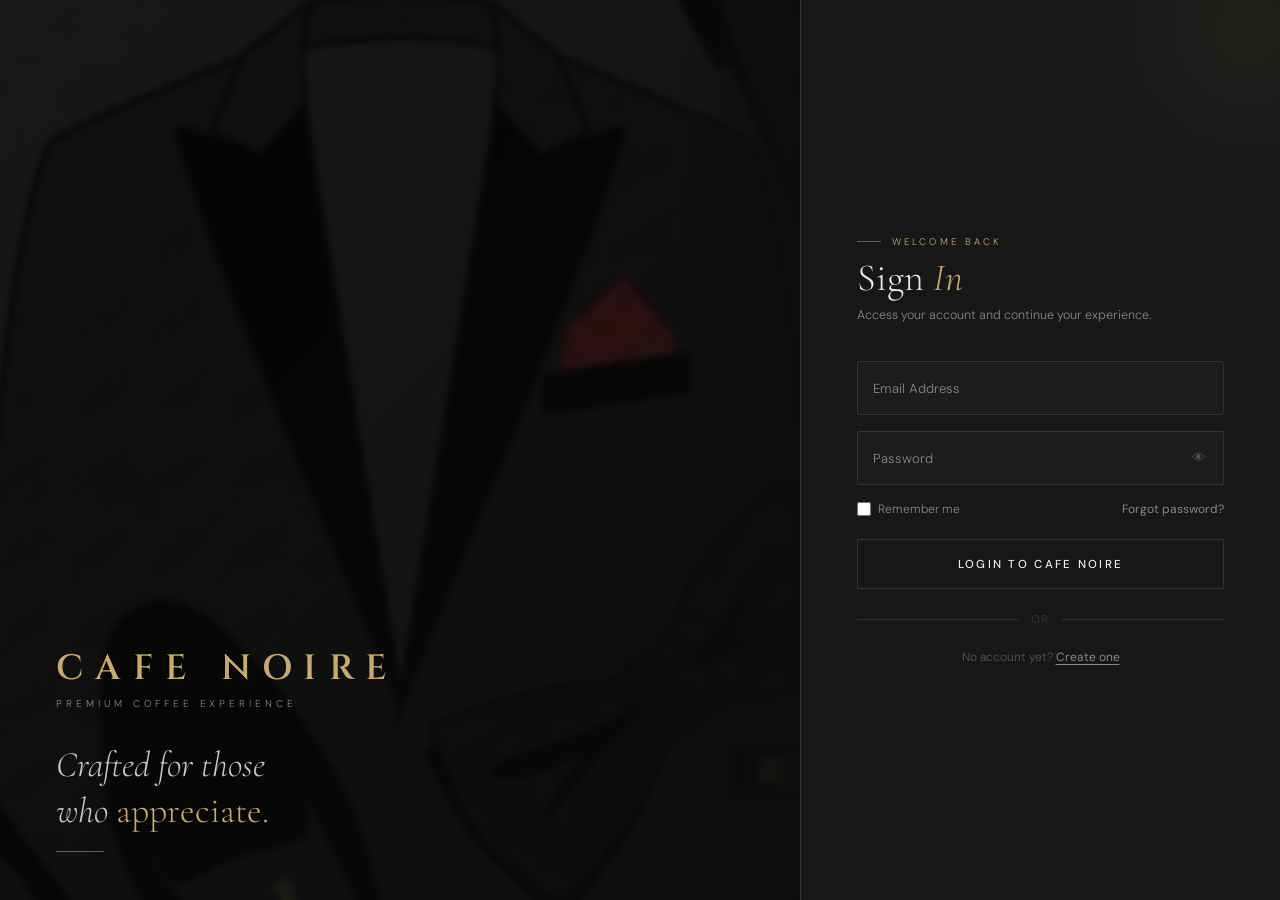
<file: Login.html>
<!DOCTYPE html>
<html lang="en">
<head>
  <meta charset="UTF-8">
  <meta name="viewport" content="width=device-width, initial-scale=1.0">
  <title>Cafe Noire — Access</title>
  <link rel="preconnect" href="https://fonts.googleapis.com">
  <link rel="stylesheet" href="css/login4.css">
  <link href="https://fonts.googleapis.com/css2?family=Cormorant+Garamond:ital,wght@0,300;0,400;0,600;1,300;1,400&family=DM+Sans:wght@300;400;500&family=Cinzel:wght@400;600&display=swap" rel="stylesheet">
  
</head>
<body>

<div class="left-side">
  <div class="bg-img" id="bgImg"></div>
  <div class="bg-overlay"></div>
  <div class="left-content">
    <span class="brand-mark">Cafe Noire</span>
    <span class="brand-sub">Premium Coffee Experience</span>
    <div class="left-quote">Crafted for those<br>who <em>appreciate.</em></div>
    <div class="left-line"></div>
  </div>
</div>

<div class="right-side">

  <div class="panel active" id="panel-login">
    <div class="panel-eyebrow">Welcome back</div>
    <h1 class="panel-title">Sign <em>In</em></h1>
    <p class="panel-sub">Access your account and continue your experience.</p>

    <div class="fields">
      <div class="field">
        <input type="email" id="login-email" placeholder=" " autocomplete="username">
        <label for="login-email">Email Address</label>
        <span class="err-msg">Please enter a valid email.</span>
      </div>
      <div class="field">
        <input type="password" id="login-pass" class="has-eye" placeholder=" " autocomplete="current-password">
        <label for="login-pass">Password</label>
        <button type="button" class="eye-btn" onclick="toggleEye('login-pass', this)">👁</button>
        <span class="err-msg">Password is required.</span>
      </div>
    </div>

    <div class="extras" style="margin-top:1rem;">
      <label class="check-label">
        <input type="checkbox" id="remember"> Remember me
      </label>
      <button class="link-btn" onclick="switchTo('forgot')">Forgot password?</button>
    </div>

    <button class="submit-btn" onclick="submitLogin()"><span>Login to Cafe Noire</span></button>

    <div class="divider">or</div>
    <p class="switch-line">No account yet? <button onclick="switchTo('register')">Create one</button></p>
  </div>

  <div class="panel" id="panel-register">
    <button class="back-btn" onclick="switchTo('login')">Back to login</button>
    <div class="panel-eyebrow">New member</div>
    <h1 class="panel-title">Create <em>Account</em></h1>
    <p class="panel-sub">Join Cafe Noire and unlock the full collection.</p>

    <div class="fields">
      <div class="field-row">
        <div class="field">
          <input type="text" id="reg-fname" placeholder=" ">
          <label for="reg-fname">First Name</label>
          <span class="err-msg">Required.</span>
        </div>
        <div class="field">
          <input type="text" id="reg-lname" placeholder=" ">
          <label for="reg-lname">Last Name</label>
          <span class="err-msg">Required.</span>
        </div>
      </div>

      <div class="field">
        <input type="email" id="reg-email" placeholder=" ">
        <label for="reg-email">Email Address</label>
        <span class="err-msg">Enter a valid email.</span>
      </div>

      <div class="field">
        <input type="password" id="reg-pass" class="has-eye" placeholder=" ">
        <label for="reg-pass">Password</label>
        <button type="button" class="eye-btn" onclick="toggleEye('reg-pass', this)">👁</button>
        <span class="err-msg">Min. 8 characters.</span>
      </div>

      <div class="field">
        <input type="password" id="reg-pass2" class="has-eye" placeholder=" ">
        <label for="reg-pass2">Confirm Password</label>
        <button type="button" class="eye-btn" onclick="toggleEye('reg-pass2', this)">👁</button>
        <span class="err-msg">Passwords do not match.</span>
      </div>

      <div style="border-top:1px solid #333333;padding-top:1.2rem;margin-top:0.4rem;">
        <div class="panel-eyebrow" style="margin-bottom:0.8rem;">Payment Details</div>
      </div>

      <div class="field">
        <input type="text" id="reg-cardholder" placeholder=" ">
        <label for="reg-cardholder">Cardholder Name</label>
        <span class="err-msg">Required.</span>
      </div>

      <div class="field">
        <input type="number" id="reg-cardnum" placeholder=" " maxlength="16">
        <label for="reg-cardnum">Card Number — 0000 0000 0000 0000</label>
        <span class="err-msg">Enter a valid card number.</span>
      </div>

      <div class="field-row">
        <div class="field">
          <input type="date" id="reg-expiry" placeholder=" ">
          <label for="reg-expiry">Expiry Date</label>
          <span class="err-msg">Required.</span>
        </div>
        <div class="field">
          <input type="number" id="reg-cvv" placeholder=" " maxlength="3">
          <label for="reg-cvv">CVV</label>
          <span class="err-msg">Required.</span>
        </div>
      </div>
    </div>

    <button class="submit-btn" onclick="submitRegister()"><span>Create Account</span></button>

    <div class="divider">or</div>
    <p class="switch-line">Already a member? <button onclick="switchTo('login')">Sign in</button></p>
  </div>

  <div class="panel" id="panel-forgot">
    <button class="back-btn" onclick="switchTo('login')">Back to login</button>
    <div class="panel-eyebrow">Recovery</div>
    <h1 class="panel-title">Reset <em>Password</em></h1>
    <p class="panel-sub">Enter your email and we'll send a verification code.</p>

    <div class="fields">
      <div class="field">
        <input type="email" id="forgot-email" placeholder=" ">
        <label for="forgot-email">Email Address</label>
        <span class="err-msg">Enter a valid email.</span>
      </div>
    </div>

    <button class="submit-btn" onclick="submitForgot()"><span>Send Verification Code</span></button>
  </div>

  <div class="panel" id="panel-verify">
    <button class="back-btn" onclick="switchTo('forgot')">Back</button>
    <div class="panel-eyebrow">Verification</div>
    <h1 class="panel-title">Enter <em>Code</em></h1>
    <p class="panel-sub">We sent a 6-digit code to <strong id="verify-email-display" style="color:#c8a96e"></strong></p>

    <div class="code-row">
      <input type="text" maxlength="1" class="code-digit" inputmode="numeric" pattern="[0-9]">
      <input type="text" maxlength="1" class="code-digit" inputmode="numeric" pattern="[0-9]">
      <input type="text" maxlength="1" class="code-digit" inputmode="numeric" pattern="[0-9]">
      <input type="text" maxlength="1" class="code-digit" inputmode="numeric" pattern="[0-9]">
      <input type="text" maxlength="1" class="code-digit" inputmode="numeric" pattern="[0-9]">
      <input type="text" maxlength="1" class="code-digit" inputmode="numeric" pattern="[0-9]">
    </div>

    <button class="submit-btn" onclick="submitVerify()"><span>Verify &amp; Continue</span></button>

    <p class="switch-line" style="margin-top:1rem;">
      Didn't receive it? <button onclick="resendCode()">Resend code</button>
    </p>
  </div>

  <div class="panel" id="panel-newpass">
    <div class="panel-eyebrow">Almost done</div>
    <h1 class="panel-title">New <em>Password</em></h1>
    <p class="panel-sub">Choose a strong new password for your account.</p>

    <div class="fields">
      <div class="field">
        <input type="password" id="new-pass" class="has-eye" placeholder=" ">
        <label for="new-pass">New Password</label>
        <button type="button" class="eye-btn" onclick="toggleEye('new-pass', this)">👁</button>
        <span class="err-msg">Min. 8 characters.</span>
      </div>
      <div class="field">
        <input type="password" id="new-pass2" class="has-eye" placeholder=" ">
        <label for="new-pass2">Confirm New Password</label>
        <button type="button" class="eye-btn" onclick="toggleEye('new-pass2', this)">👁</button>
        <span class="err-msg">Passwords do not match.</span>
      </div>
    </div>

    <button class="submit-btn" onclick="submitNewPass()"><span>Update Password</span></button>
  </div>

  <div class="panel" id="panel-success">
    <div class="success-icon">✓</div>
    <div class="panel-eyebrow" style="justify-content:center;">All done</div>
    <h1 class="panel-title" style="text-align:center;">Password <em>Updated</em></h1>
    <p class="panel-sub" style="text-align:center;margin-bottom:2rem;">Your password has been successfully changed.</p>
    <button class="submit-btn" onclick="switchTo('login')"><span>Back to Login</span></button>
  </div>

</div>

<script src="js/login4.js"></script>
</body>
</html>
</file>
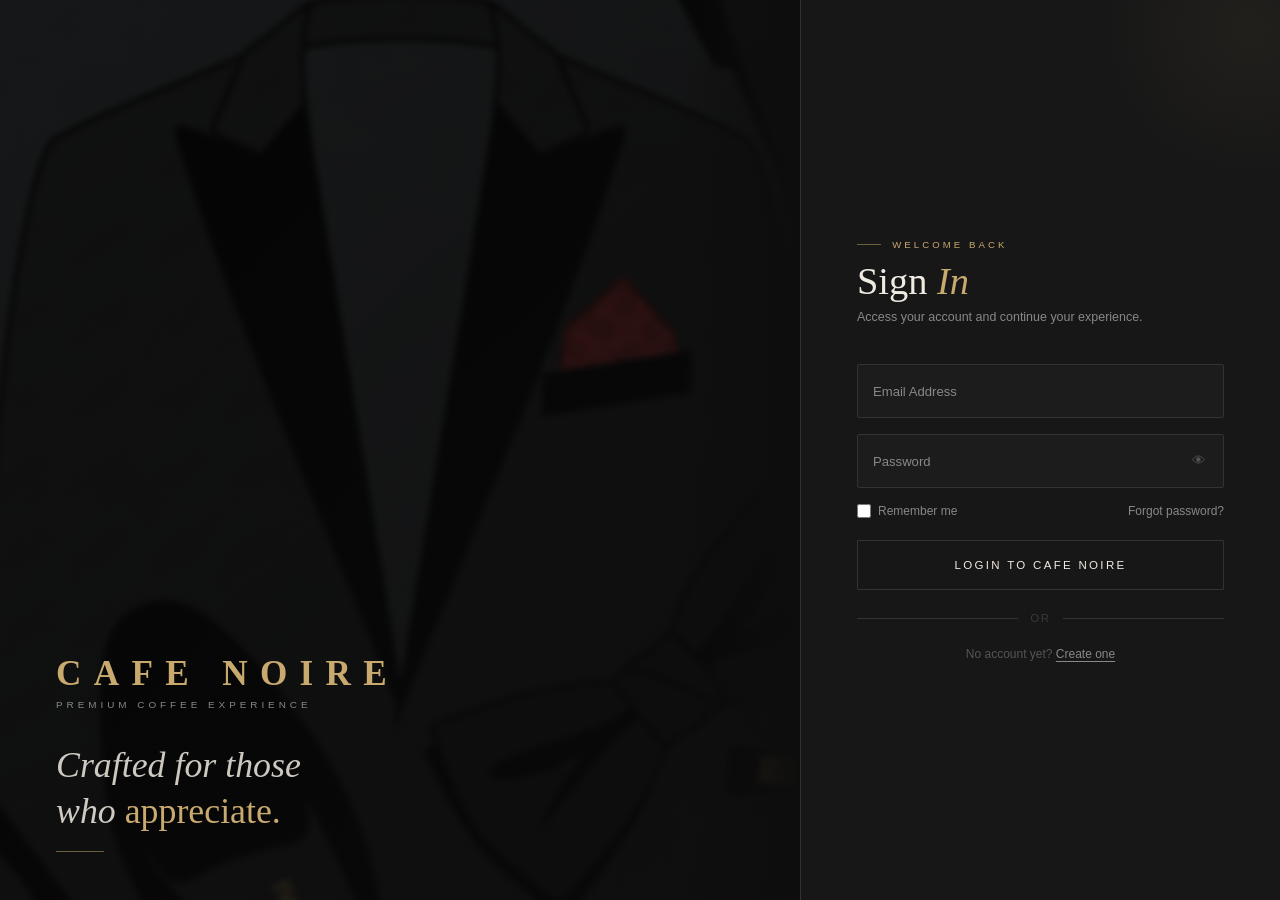
<file: html/Login.html>
<!DOCTYPE html>
<html lang="en">
<head>
  <meta charset="UTF-8">
  <meta name="viewport" content="width=device-width, initial-scale=1.0">
  <title>Cafe Noire — Access</title>
  <link rel="preconnect" href="https://fonts.googleapis.com">
  <link rel="stylesheet" href="../css/login4.css"
  <link href="https://fonts.googleapis.com/css2?family=Cormorant+Garamond:ital,wght@0,300;0,400;0,600;1,300;1,400&family=DM+Sans:wght@300;400;500&family=Cinzel:wght@400;600&display=swap" rel="stylesheet">
  
</head>
<body>

<div class="left-side">
  <div class="bg-img" id="bgImg"></div>
  <div class="bg-overlay"></div>
  <div class="left-content">
    <span class="brand-mark">Cafe Noire</span>
    <span class="brand-sub">Premium Coffee Experience</span>
    <div class="left-quote">Crafted for those<br>who <em>appreciate.</em></div>
    <div class="left-line"></div>
  </div>
</div>

<div class="right-side">

  <div class="panel active" id="panel-login">
    <div class="panel-eyebrow">Welcome back</div>
    <h1 class="panel-title">Sign <em>In</em></h1>
    <p class="panel-sub">Access your account and continue your experience.</p>

    <div class="fields">
      <div class="field">
        <input type="email" id="login-email" placeholder=" " autocomplete="username">
        <label for="login-email">Email Address</label>
        <span class="err-msg">Please enter a valid email.</span>
      </div>
      <div class="field">
        <input type="password" id="login-pass" class="has-eye" placeholder=" " autocomplete="current-password">
        <label for="login-pass">Password</label>
        <button type="button" class="eye-btn" onclick="toggleEye('login-pass', this)">👁</button>
        <span class="err-msg">Password is required.</span>
      </div>
    </div>

    <div class="extras" style="margin-top:1rem;">
      <label class="check-label">
        <input type="checkbox" id="remember"> Remember me
      </label>
      <button class="link-btn" onclick="switchTo('forgot')">Forgot password?</button>
    </div>

    <button class="submit-btn" onclick="submitLogin()"><span>Login to Cafe Noire</span></button>

    <div class="divider">or</div>
    <p class="switch-line">No account yet? <button onclick="switchTo('register')">Create one</button></p>
  </div>

  <div class="panel" id="panel-register">
    <button class="back-btn" onclick="switchTo('login')">Back to login</button>
    <div class="panel-eyebrow">New member</div>
    <h1 class="panel-title">Create <em>Account</em></h1>
    <p class="panel-sub">Join Cafe Noire and unlock the full collection.</p>

    <div class="fields">
      <div class="field-row">
        <div class="field">
          <input type="text" id="reg-fname" placeholder=" ">
          <label for="reg-fname">First Name</label>
          <span class="err-msg">Required.</span>
        </div>
        <div class="field">
          <input type="text" id="reg-lname" placeholder=" ">
          <label for="reg-lname">Last Name</label>
          <span class="err-msg">Required.</span>
        </div>
      </div>

      <div class="field">
        <input type="email" id="reg-email" placeholder=" ">
        <label for="reg-email">Email Address</label>
        <span class="err-msg">Enter a valid email.</span>
      </div>

      <div class="field">
        <input type="password" id="reg-pass" class="has-eye" placeholder=" ">
        <label for="reg-pass">Password</label>
        <button type="button" class="eye-btn" onclick="toggleEye('reg-pass', this)">👁</button>
        <span class="err-msg">Min. 8 characters.</span>
      </div>

      <div class="field">
        <input type="password" id="reg-pass2" class="has-eye" placeholder=" ">
        <label for="reg-pass2">Confirm Password</label>
        <button type="button" class="eye-btn" onclick="toggleEye('reg-pass2', this)">👁</button>
        <span class="err-msg">Passwords do not match.</span>
      </div>

      <div style="border-top:1px solid #333333;padding-top:1.2rem;margin-top:0.4rem;">
        <div class="panel-eyebrow" style="margin-bottom:0.8rem;">Payment Details</div>
      </div>

      <div class="field">
        <input type="text" id="reg-cardholder" placeholder=" ">
        <label for="reg-cardholder">Cardholder Name</label>
        <span class="err-msg">Required.</span>
      </div>

      <div class="field">
        <input type="number" id="reg-cardnum" placeholder=" " maxlength="16">
        <label for="reg-cardnum">Card Number — 0000 0000 0000 0000</label>
        <span class="err-msg">Enter a valid card number.</span>
      </div>

      <div class="field-row">
        <div class="field">
          <input type="date" id="reg-expiry" placeholder=" ">
          <label for="reg-expiry">Expiry Date</label>
          <span class="err-msg">Required.</span>
        </div>
        <div class="field">
          <input type="number" id="reg-cvv" placeholder=" " maxlength="3">
          <label for="reg-cvv">CVV</label>
          <span class="err-msg">Required.</span>
        </div>
      </div>
    </div>

    <button class="submit-btn" onclick="submitRegister()"><span>Create Account</span></button>

    <div class="divider">or</div>
    <p class="switch-line">Already a member? <button onclick="switchTo('login')">Sign in</button></p>
  </div>

  <div class="panel" id="panel-forgot">
    <button class="back-btn" onclick="switchTo('login')">Back to login</button>
    <div class="panel-eyebrow">Recovery</div>
    <h1 class="panel-title">Reset <em>Password</em></h1>
    <p class="panel-sub">Enter your email and we'll send a verification code.</p>

    <div class="fields">
      <div class="field">
        <input type="email" id="forgot-email" placeholder=" ">
        <label for="forgot-email">Email Address</label>
        <span class="err-msg">Enter a valid email.</span>
      </div>
    </div>

    <button class="submit-btn" onclick="submitForgot()"><span>Send Verification Code</span></button>
  </div>

  <div class="panel" id="panel-verify">
    <button class="back-btn" onclick="switchTo('forgot')">Back</button>
    <div class="panel-eyebrow">Verification</div>
    <h1 class="panel-title">Enter <em>Code</em></h1>
    <p class="panel-sub">We sent a 6-digit code to <strong id="verify-email-display" style="color:#c8a96e"></strong></p>

    <div class="code-row">
      <input type="text" maxlength="1" class="code-digit" inputmode="numeric" pattern="[0-9]">
      <input type="text" maxlength="1" class="code-digit" inputmode="numeric" pattern="[0-9]">
      <input type="text" maxlength="1" class="code-digit" inputmode="numeric" pattern="[0-9]">
      <input type="text" maxlength="1" class="code-digit" inputmode="numeric" pattern="[0-9]">
      <input type="text" maxlength="1" class="code-digit" inputmode="numeric" pattern="[0-9]">
      <input type="text" maxlength="1" class="code-digit" inputmode="numeric" pattern="[0-9]">
    </div>

    <button class="submit-btn" onclick="submitVerify()"><span>Verify &amp; Continue</span></button>

    <p class="switch-line" style="margin-top:1rem;">
      Didn't receive it? <button onclick="resendCode()">Resend code</button>
    </p>
  </div>

  <div class="panel" id="panel-newpass">
    <div class="panel-eyebrow">Almost done</div>
    <h1 class="panel-title">New <em>Password</em></h1>
    <p class="panel-sub">Choose a strong new password for your account.</p>

    <div class="fields">
      <div class="field">
        <input type="password" id="new-pass" class="has-eye" placeholder=" ">
        <label for="new-pass">New Password</label>
        <button type="button" class="eye-btn" onclick="toggleEye('new-pass', this)">👁</button>
        <span class="err-msg">Min. 8 characters.</span>
      </div>
      <div class="field">
        <input type="password" id="new-pass2" class="has-eye" placeholder=" ">
        <label for="new-pass2">Confirm New Password</label>
        <button type="button" class="eye-btn" onclick="toggleEye('new-pass2', this)">👁</button>
        <span class="err-msg">Passwords do not match.</span>
      </div>
    </div>

    <button class="submit-btn" onclick="submitNewPass()"><span>Update Password</span></button>
  </div>

  <div class="panel" id="panel-success">
    <div class="success-icon">✓</div>
    <div class="panel-eyebrow" style="justify-content:center;">All done</div>
    <h1 class="panel-title" style="text-align:center;">Password <em>Updated</em></h1>
    <p class="panel-sub" style="text-align:center;margin-bottom:2rem;">Your password has been successfully changed.</p>
    <button class="submit-btn" onclick="switchTo('login')"><span>Back to Login</span></button>
  </div>
<script src="../js/login4.js"></script>
</div>
</body>
</html>
</file>
<file: css/login4.css>
*, *::before, *::after { box-sizing: border-box; margin: 0; padding: 0; }

    html { scroll-behavior: smooth; }

    body {
      min-height: 100vh;
      background: #0d0d0d;
      color: #f0ebe2;
      font-family: 'DM Sans', sans-serif;
      font-weight: 300;
      display: flex;
      overflow: hidden;
    }

    .left-side {
      flex: 1;
      position: relative;
      overflow: hidden;
      display: flex;
      align-items: flex-end;
    }

    .bg-img {
      position: absolute;
      inset: 0;
      background-image: url('../images/bg.png');
      background-size: cover;
      background-position: center;
      filter: blur(3px) brightness(0.45);
      transform: scale(1.08);
      transition: filter 1.2s ease;
    }

    .bg-overlay {
      position: absolute;
      inset: 0;
      background: linear-gradient(135deg, rgba(13,13,13,0.3) 0%, rgba(13,13,13,0.7) 100%);
    }

    .bg-overlay::after {
      content: '';
      position: absolute;
      right: 0; top: 0; bottom: 0;
      width: 120px;
      background: linear-gradient(to right, transparent, #0d0d0d);
    }

    .left-content {
      position: relative;
      z-index: 2;
      padding: 3rem 3.5rem;
      max-width: 480px;
    }

    .brand-mark {
      font-family: 'Cinzel', serif;
      font-size: 2.2rem;
      font-weight: 600;
      letter-spacing: 0.35em;
      color: #c8a96e;
      text-transform: uppercase;
      display: block;
      margin-bottom: 0.3rem;
    }

    .brand-sub {
      font-size: 0.62rem;
      letter-spacing: 0.4em;
      color: #888888;
      text-transform: uppercase;
      display: block;
      margin-bottom: 2rem;
    }

    .left-quote {
      font-family: 'Cormorant Garamond', serif;
      font-size: clamp(1.6rem, 2.8vw, 2.4rem);
      font-weight: 300;
      font-style: italic;
      line-height: 1.3;
      color: rgba(240,235,226,0.85);
      margin-bottom: 1rem;
    }

    .left-quote em {
      font-style: normal;
      color: #c8a96e;
    }

    .left-line {
      width: 48px;
      height: 1px;
      background: #c8a96e;
      opacity: 0.5;
    }

    .right-side {
      width: 480px;
      flex-shrink: 0;
      background: #171717;
      border-left: 1px solid #333333;
      display: flex;
      flex-direction: column;
      justify-content: center;
      padding: 3rem 3.5rem;
      position: relative;
      overflow: hidden;
    }

    .right-side::before {
      content: '';
      position: absolute;
      top: -120px; right: -120px;
      width: 300px; height: 300px;
      background: radial-gradient(circle, rgba(200,169,110,0.06) 0%, transparent 70%);
      pointer-events: none;
    }

    .panel {
      display: none;
      flex-direction: column;
      gap: 0;
      animation: panelIn 0.45s cubic-bezier(0.23,1,0.32,1) both;
    }

    .panel.active { display: flex; }

    @keyframes panelIn {
      from { opacity: 0; transform: translateX(24px); }
      to   { opacity: 1; transform: translateX(0); }
    }

    @keyframes panelOut {
      from { opacity: 1; transform: translateX(0); }
      to   { opacity: 0; transform: translateX(-24px); }
    }

    .panel-eyebrow {
      font-size: 0.6rem;
      letter-spacing: 0.32em;
      text-transform: uppercase;
      color: #c8a96e;
      margin-bottom: 0.6rem;
      display: flex;
      align-items: center;
      gap: 0.7rem;
    }

    .panel-eyebrow::before {
      content: '';
      width: 24px; height: 1px;
      background: #c8a96e;
      opacity: 0.5;
    }

    .panel-title {
      font-family: 'Cormorant Garamond', serif;
      font-size: 2.4rem;
      font-weight: 300;
      line-height: 1.1;
      margin-bottom: 0.4rem;
    }

    .panel-title em {
      font-style: italic;
      color: #c8a96e;
    }

    .panel-sub {
      font-size: 0.78rem;
      color: #888888;
      line-height: 1.6;
      margin-bottom: 2.2rem;
    }

    .fields { display: flex; flex-direction: column; gap: 1rem; }

    .field-row { display: flex; gap: 0.8rem; }
    .field-row .field { flex: 1; }

    .field { position: relative; }

    .field input {
      width: 100%;
      height: 54px;
      background: #1c1c1c;
      border: 1px solid #333333;
      border-radius: 2px;
      color: #f0ebe2;
      font-family: 'DM Sans', sans-serif;
      font-size: 0.88rem;
      padding: 18px 16px 6px 16px;
      outline: none;
      transition: border-color 0.25s, box-shadow 0.25s, background 0.25s;
    }

    .field input.has-eye { padding-right: 46px; }

    .field label {
      position: absolute;
      left: 16px;
      top: 50%;
      transform: translateY(-50%);
      font-size: 0.82rem;
      color: #888888;
      pointer-events: none;
      transition: all 0.22s cubic-bezier(0.4,0,0.2,1);
    }

    .field input:focus ~ label,
    .field input:not(:placeholder-shown) ~ label {
      top: 10px;
      transform: translateY(0);
      font-size: 0.6rem;
      letter-spacing: 0.12em;
      text-transform: uppercase;
      color: #999999;
    }

    .field input:focus {
      border-color: #555555;
      background: #111111;
      box-shadow: 0 0 0 3px rgba(200,169,110,0.08);
    }

    .field input.error {
      border-color: #e05555 !important;
      box-shadow: 0 0 0 3px rgba(224,85,85,0.25), 0 0 14px rgba(224,85,85,0.25) !important;
      animation: shake 0.38s cubic-bezier(0.36,0.07,0.19,0.97);
    }

    .field input.error ~ label { color: #e05555 !important; }

    .field .err-msg {
      font-size: 0.65rem;
      color: #e05555;
      letter-spacing: 0.06em;
      margin-top: 5px;
      padding-left: 4px;
      display: none;
    }

    .field input.error ~ .err-msg,
    .field input.error ~ label ~ .err-msg { display: block; }

    @keyframes shake {
      0%,100% { transform: translateX(0); }
      20% { transform: translateX(-6px); }
      40% { transform: translateX(6px); }
      60% { transform: translateX(-4px); }
      80% { transform: translateX(4px); }
    }

    .eye-btn {
      position: absolute;
      right: 14px;
      top: 50%;
      transform: translateY(-50%);
      background: none;
      border: none;
      color: #555555;
      cursor: pointer;
      padding: 4px;
      font-size: 0.85rem;
      transition: color 0.2s;
      line-height: 1;
    }
    .eye-btn:hover { color: #888888; }

    input[type="number"]::-webkit-outer-spin-button,
    input[type="number"]::-webkit-inner-spin-button { -webkit-appearance: none; margin: 0; }

    input[type="date"]::-webkit-calendar-picker-indicator { filter: invert(0.5); cursor: pointer; }

    .extras {
      display: flex;
      justify-content: space-between;
      align-items: center;
      margin-top: 0.2rem;
    }

    .check-label {
      display: flex;
      align-items: center;
      gap: 7px;
      font-size: 0.75rem;
      color: #888888;
      cursor: pointer;
    }

    .check-label input[type="checkbox"] {
      width: 14px; height: 14px;
      accent-color: #c8a96e;
      cursor: pointer;
    }

    .link-btn {
      background: none;
      border: none;
      font-family: 'DM Sans', sans-serif;
      font-size: 0.75rem;
      color: #888888;
      cursor: pointer;
      padding: 0;
      transition: color 0.2s;
    }
    .link-btn:hover { color: #c8a96e; }

    .submit-btn {
      width: 100%;
      height: 50px;
      background: transparent;
      border: 1px solid #333333;
      border-radius: 1px;
      color: #f0ebe2;
      font-family: 'DM Sans', sans-serif;
      font-size: 0.72rem;
      font-weight: 500;
      letter-spacing: 0.2em;
      text-transform: uppercase;
      cursor: pointer;
      transition: all 0.25s;
      position: relative;
      overflow: hidden;
      margin-top: 1.4rem;
    }

    .submit-btn::before {
      content: '';
      position: absolute;
      inset: 0;
      background: #c8a96e;
      transform: translateX(-101%);
      transition: transform 0.35s cubic-bezier(0.4,0,0.2,1);
    }

    .submit-btn span { position: relative; z-index: 1; }

    .submit-btn:hover::before { transform: translateX(0); }
    .submit-btn:hover { color: #0d0d0d; border-color: #c8a96e; }

    .submit-btn.loading { pointer-events: none; opacity: 0.6; }

    .divider {
      display: flex;
      align-items: center;
      gap: 12px;
      margin: 1.4rem 0;
      color: #3a3a3a;
      font-size: 0.72rem;
      letter-spacing: 0.15em;
      text-transform: uppercase;
    }

    .divider::before, .divider::after {
      content: ''; flex: 1;
      height: 1px;
      background: #333333;
    }

    .switch-line {
      text-align: center;
      font-size: 0.75rem;
      color: #555555;
    }

    .switch-line button {
      background: none;
      border: none;
      font-family: 'DM Sans', sans-serif;
      font-size: 0.75rem;
      color: #888888;
      cursor: pointer;
      padding: 0;
      transition: color 0.2s;
      text-decoration: underline;
      text-underline-offset: 3px;
    }
    .switch-line button:hover { color: #c8a96e; }

    .back-btn {
      background: none;
      border: none;
      font-family: 'DM Sans', sans-serif;
      font-size: 0.72rem;
      color: #888888;
      cursor: pointer;
      padding: 0;
      letter-spacing: 0.08em;
      display: flex;
      align-items: center;
      gap: 6px;
      transition: color 0.2s;
      margin-bottom: 1.8rem;
    }
    .back-btn:hover { color: #c8a96e; }
    .back-btn::before { content: '←'; }

    .code-row {
      display: flex;
      gap: 10px;
      justify-content: center;
      margin: 1.5rem 0;
    }

    .code-row input {
      width: 52px;
      height: 60px;
      background: #1c1c1c;
      border: 1px solid #333333;
      border-radius: 2px;
      color: #f0ebe2;
      font-family: 'Cormorant Garamond', serif;
      font-size: 1.6rem;
      font-weight: 600;
      text-align: center;
      outline: none;
      transition: border-color 0.2s, box-shadow 0.2s;
    }

    .code-row input:focus {
      border-color: #c8a96e;
      box-shadow: 0 0 0 3px rgba(200,169,110,0.12);
    }

    .code-row input.filled {
      border-color: #444444;
      color: #c8a96e;
    }

    .success-icon {
      width: 56px; height: 56px;
      border: 1px solid #c8a96e;
      border-radius: 50%;
      display: flex; align-items: center; justify-content: center;
      font-size: 1.4rem;
      color: #c8a96e;
      margin: 0 auto 1.5rem;
      animation: popIn 0.4s cubic-bezier(0.23,1,0.32,1);
    }

    @keyframes popIn {
      from { opacity: 0; transform: scale(0.6); }
      to   { opacity: 1; transform: scale(1); }
    }

    #panel-register { overflow-y: auto; max-height: calc(100vh - 4rem); }
    #panel-register::-webkit-scrollbar { width: 2px; }
    #panel-register::-webkit-scrollbar-thumb { background: #333333; }

    @media (max-width: 820px) {
      .left-side { display: none; }
      .right-side { width: 100%; border-left: none; }
    }
</file>
